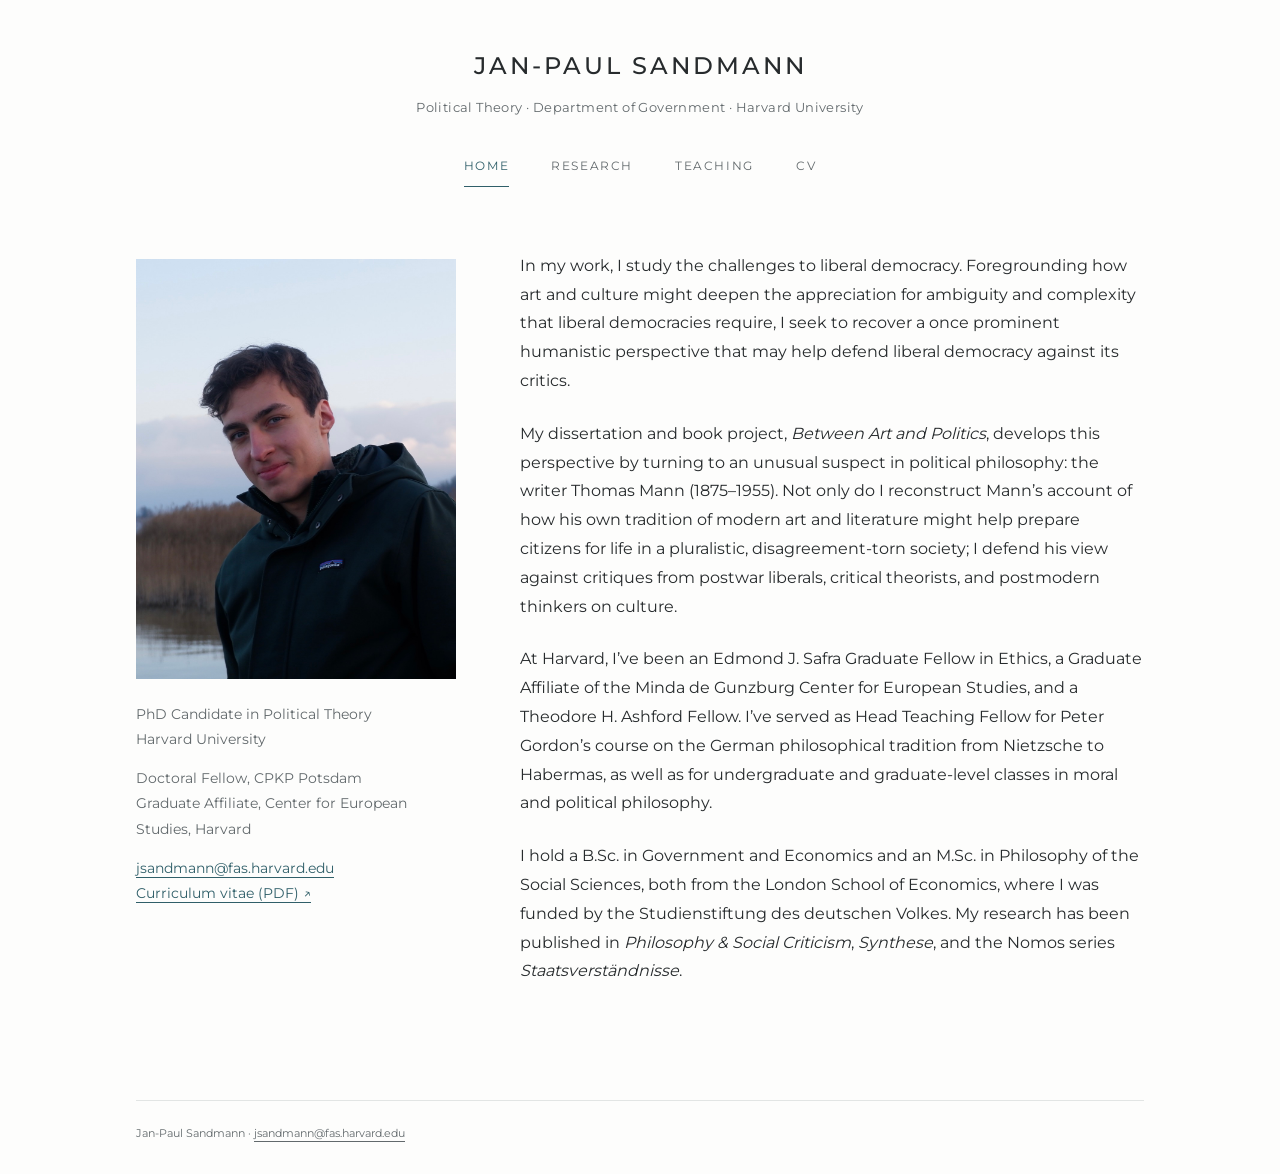
<file: index.html>
<!doctype html>
<html lang="en"><head><meta charset="utf-8"><meta name="viewport" content="width=device-width,initial-scale=1"><title>Home | Jan-Paul Sandmann</title><meta name="description" content="Jan-Paul Sandmann is a PhD candidate in political theory at Harvard University, working on liberalism, German social thought, and aesthetic theory."><link rel="stylesheet" href="styles.css?v=44df9236b802"><script type="application/ld+json">{"@context": "https://schema.org", "@type": "Person", "name": "Jan-Paul Sandmann", "jobTitle": "PhD Candidate in Political Theory", "affiliation": {"@type": "Organization", "name": "Harvard University"}, "email": "jsandmann@fas.harvard.edu", "knowsAbout": ["Liberalism and its Critics", "German Social Thought", "Aesthetic Theory"]}</script><!-- Created using GaryKing.org/mysite; discovery enabled. No tracking. --></head><body><a class="skip" href="#main">Skip to content</a><header class="site-header"><a class="brand" href="index.html">Jan-Paul Sandmann</a><p class="subtitle">Political Theory · Department of Government · Harvard University</p><nav aria-label="Main navigation"><a href="index.html" aria-current="page">Home</a><a href="research.html">Research</a><a href="teaching.html">Teaching</a><a href="cv.html">CV</a></nav></header><main id="main" class="home"><div class="home-layout"><aside><img class="portrait" src="assets/jan-paul-sandmann.jpg" alt="Jan-Paul Sandmann" width="320" height="420"><div class="profile-details"><p>PhD Candidate in Political Theory<br>Harvard University</p><p>Doctoral Fellow, CPKP Potsdam<br>Graduate Affiliate, Center for European Studies, Harvard</p><p><a href="mailto:jsandmann@fas.harvard.edu">jsandmann@fas.harvard.edu</a><br><a href="assets/sandmann-cv.pdf">Curriculum vitae (PDF) ↗</a></p></div></aside><section class="bio" aria-label="Biography"><p class="lead">In my work, I study the challenges to liberal democracy. Foregrounding how art and culture might deepen the appreciation for ambiguity and complexity that liberal democracies require, I seek to recover a once prominent humanistic perspective that may help defend liberal democracy against its critics.</p><p>My dissertation and book project, <em>Between Art and Politics</em>, develops this perspective by turning to an unusual suspect in political philosophy: the writer Thomas Mann (1875–1955). Not only do I reconstruct Mann’s account of how his own tradition of modern art and literature might help prepare citizens for life in a pluralistic, disagreement-torn society; I defend his view against critiques from postwar liberals, critical theorists, and postmodern thinkers on culture.</p><p>At Harvard, I’ve been an Edmond J. Safra Graduate Fellow in Ethics, a Graduate Affiliate of the Minda de Gunzburg Center for European Studies, and a Theodore H. Ashford Fellow. I’ve served as Head Teaching Fellow for Peter Gordon’s course on the German philosophical tradition from Nietzsche to Habermas, as well as for undergraduate and graduate-level classes in moral and political philosophy.</p><p>I hold a B.Sc. in Government and Economics and an M.Sc. in Philosophy of the Social Sciences, both from the London School of Economics, where I was funded by the Studienstiftung des deutschen Volkes. My research has been published in <em>Philosophy &amp; Social Criticism</em>, <em>Synthese</em>, and the Nomos series <em>Staatsverständnisse</em>.</p></section></div></main><footer><span>Jan-Paul Sandmann · <a href="mailto:jsandmann@fas.harvard.edu">jsandmann@fas.harvard.edu</a></span></footer></body></html>
</file>
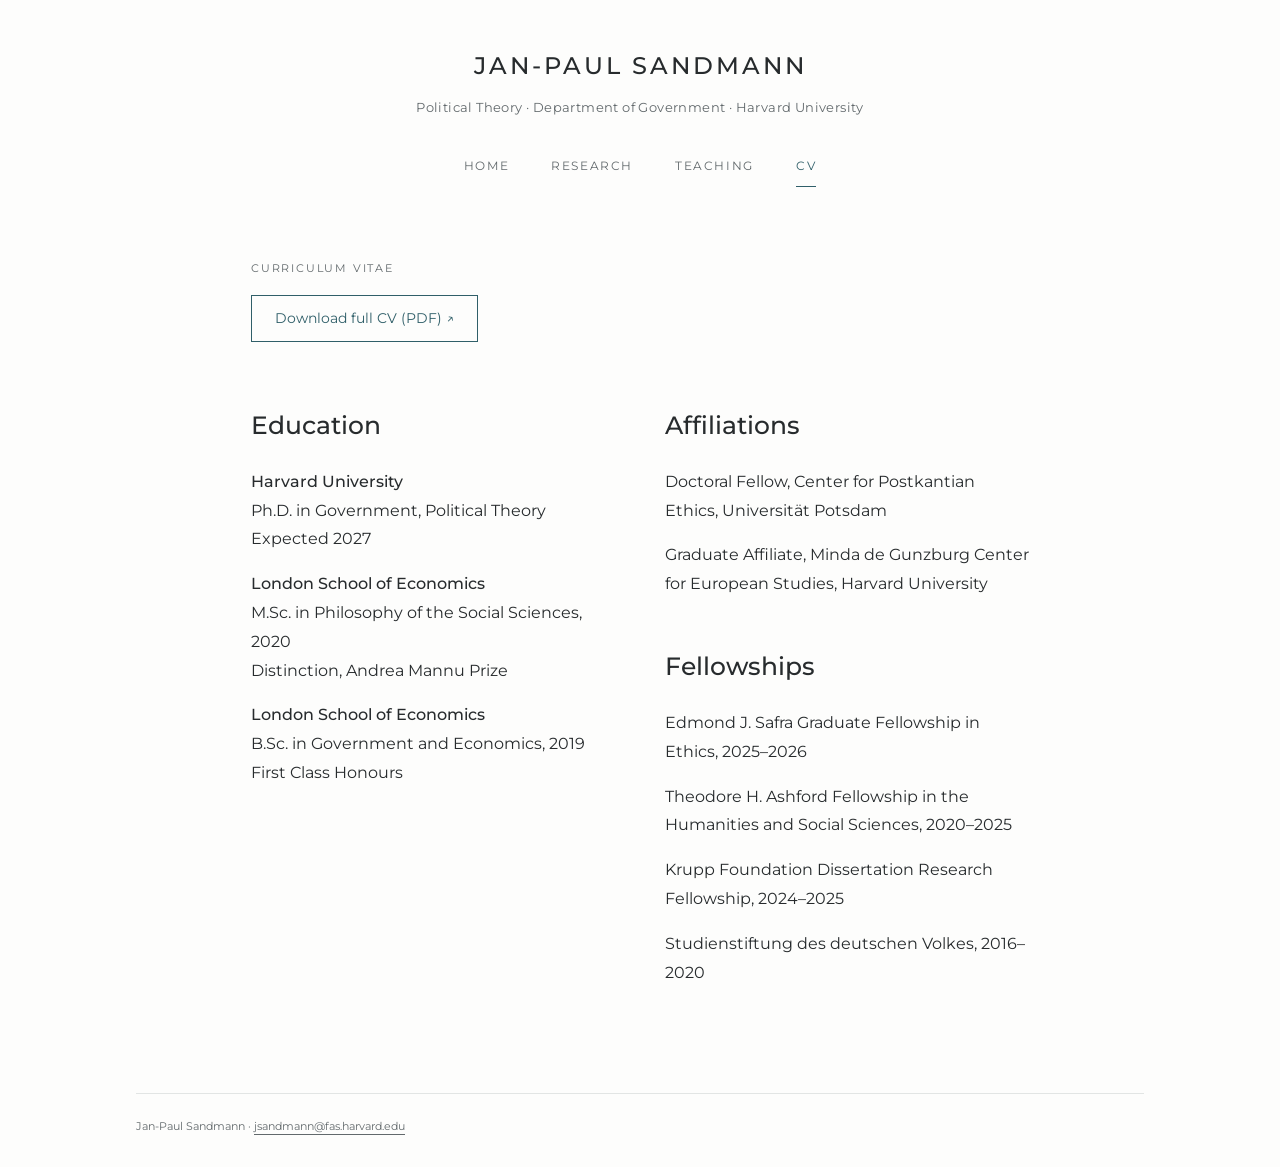
<file: cv.html>
<!doctype html>
<html lang="en"><head><meta charset="utf-8"><meta name="viewport" content="width=device-width,initial-scale=1"><title>Curriculum vitae | Jan-Paul Sandmann</title><meta name="description" content="Jan-Paul Sandmann is a PhD candidate in political theory at Harvard University, working on liberalism, German social thought, and aesthetic theory."><link rel="stylesheet" href="styles.css?v=44df9236b802"><script type="application/ld+json">{"@context": "https://schema.org", "@type": "Person", "name": "Jan-Paul Sandmann", "jobTitle": "PhD Candidate in Political Theory", "affiliation": {"@type": "Organization", "name": "Harvard University"}, "email": "jsandmann@fas.harvard.edu", "knowsAbout": ["Liberalism and its Critics", "German Social Thought", "Aesthetic Theory"]}</script><!-- Created using GaryKing.org/mysite; discovery enabled. No tracking. --></head><body><a class="skip" href="#main">Skip to content</a><header class="site-header"><a class="brand" href="index.html">Jan-Paul Sandmann</a><p class="subtitle">Political Theory · Department of Government · Harvard University</p><nav aria-label="Main navigation"><a href="index.html">Home</a><a href="research.html">Research</a><a href="teaching.html">Teaching</a><a href="cv.html" aria-current="page">CV</a></nav></header><main id="main" class="text-page"><p class="eyebrow">Curriculum vitae</p><p><a class="download" href="assets/sandmann-cv.pdf">Download full CV (PDF) ↗</a></p><div class="cv-grid"><section><h2>Education</h2><p><strong>Harvard University</strong><br>Ph.D. in Government, Political Theory<br>Expected 2027</p><p><strong>London School of Economics</strong><br>M.Sc. in Philosophy of the Social Sciences, 2020<br>Distinction, Andrea Mannu Prize</p><p><strong>London School of Economics</strong><br>B.Sc. in Government and Economics, 2019<br>First Class Honours</p></section><section><h2>Affiliations</h2><p>Doctoral Fellow, Center for Postkantian Ethics, Universität Potsdam</p><p>Graduate Affiliate, Minda de Gunzburg Center for European Studies, Harvard University</p><h2>Fellowships</h2><p>Edmond J. Safra Graduate Fellowship in Ethics, 2025–2026</p><p>Theodore H. Ashford Fellowship in the Humanities and Social Sciences, 2020–2025</p><p>Krupp Foundation Dissertation Research Fellowship, 2024–2025</p><p>Studienstiftung des deutschen Volkes, 2016–2020</p></section></div></main><footer><span>Jan-Paul Sandmann · <a href="mailto:jsandmann@fas.harvard.edu">jsandmann@fas.harvard.edu</a></span></footer></body></html>
</file>
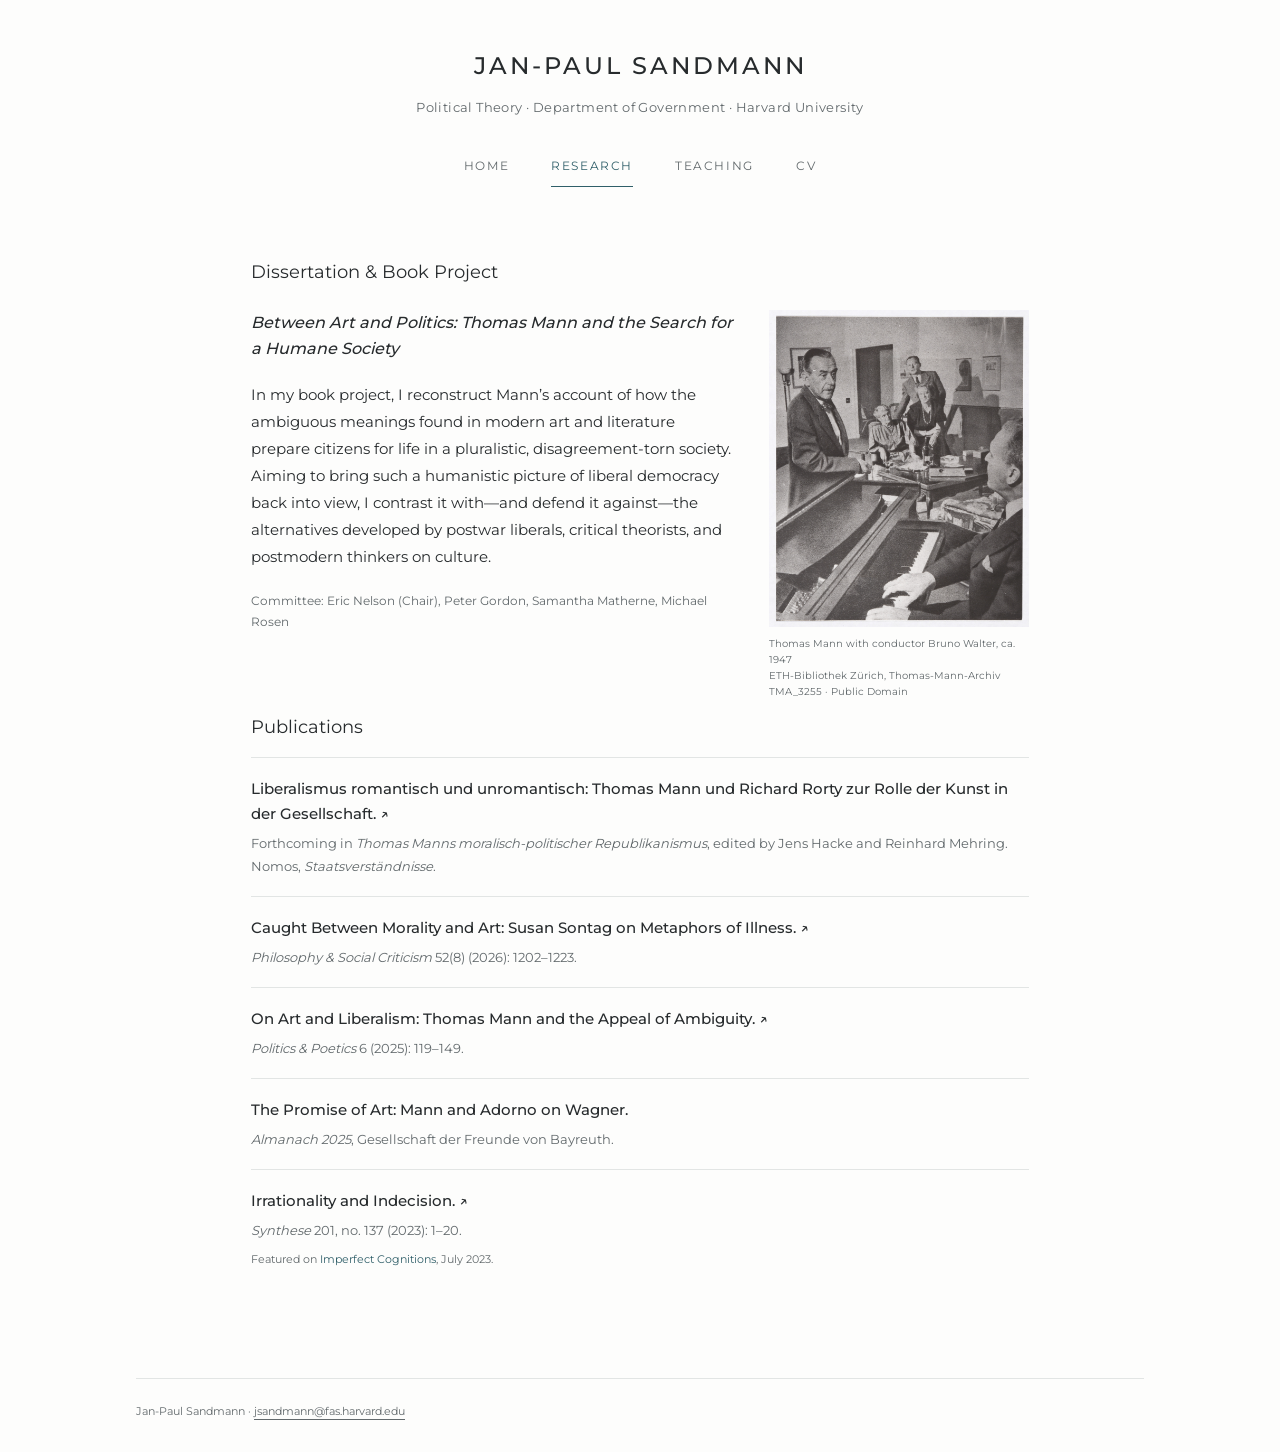
<file: research.html>
<!doctype html>
<html lang="en"><head><meta charset="utf-8"><meta name="viewport" content="width=device-width,initial-scale=1"><title>Research | Jan-Paul Sandmann</title><meta name="description" content="Jan-Paul Sandmann is a PhD candidate in political theory at Harvard University, working on liberalism, German social thought, and aesthetic theory."><link rel="stylesheet" href="styles.css?v=44df9236b802"><script type="application/ld+json">{"@context": "https://schema.org", "@type": "Person", "name": "Jan-Paul Sandmann", "jobTitle": "PhD Candidate in Political Theory", "affiliation": {"@type": "Organization", "name": "Harvard University"}, "email": "jsandmann@fas.harvard.edu", "knowsAbout": ["Liberalism and its Critics", "German Social Thought", "Aesthetic Theory"]}</script><!-- Created using GaryKing.org/mysite; discovery enabled. No tracking. --><!-- Publication retry: approved revision, 2026-11-04. --></head><body><a class="skip" href="#main">Skip to content</a><header class="site-header"><a class="brand" href="index.html">Jan-Paul Sandmann</a><p class="subtitle">Political Theory · Department of Government · Harvard University</p><nav aria-label="Main navigation"><a href="index.html">Home</a><a href="research.html" aria-current="page">Research</a><a href="teaching.html">Teaching</a><a href="cv.html">CV</a></nav></header><main id="main" class="text-page research-page"><h1 class="research-heading">Dissertation &amp; Book Project</h1><div class="project-layout"><div><h2 class="project-title"><em>Between Art and Politics: Thomas Mann and the Search for a Humane Society</em></h2><p class="intro">In my book project, I reconstruct Mann’s account of how the ambiguous meanings found in modern art and literature prepare citizens for life in a pluralistic, disagreement-torn society. Aiming to bring such a humanistic picture of liberal democracy back into view, I contrast it with—and defend it against—the alternatives developed by postwar liberals, critical theorists, and postmodern thinkers on culture.</p><p class="interests">Committee: Eric Nelson (Chair), Peter Gordon, Samantha Matherne, Michael Rosen</p></div><figure class="project-photo"><img src="assets/thomas-mann-bruno-walter.jpg" alt="Thomas Mann with Bruno Walter at the piano, with Katia Mann, Lotte Walter, and Klaus Mann in the background" width="985" height="1200"><figcaption>Thomas Mann with conductor Bruno Walter, ca. 1947<br><a href="https://tma.e-pics.ethz.ch/#main-search-text=TMA_3255&amp;main-search-mode=and&amp;detail-asset=1b3ca98d-d135-4f0e-9419-9ce3b6adbf49">ETH-Bibliothek Zürich, Thomas-Mann-Archiv</a><br>TMA_3255 · Public Domain</figcaption></figure></div><h2>Publications</h2><article class="paper"><h3><a href="https://www.nomos-shop.de/en/p/thomas-manns-moralisch-politischer-republikanismus-gr-978-3-7560-2821-4">Liberalismus romantisch und unromantisch: Thomas Mann und Richard Rorty zur Rolle der Kunst in der Gesellschaft. ↗</a></h3><p>Forthcoming in <em>Thomas Manns moralisch-politischer Republikanismus</em>, edited by Jens Hacke and Reinhard Mehring. Nomos, <em>Staatsverständnisse</em>.</p></article><article class="paper"><h3><a href="https://journals.sagepub.com/doi/epub/10.1177/01914537251377668">Caught Between Morality and Art: Susan Sontag on Metaphors of Illness. ↗</a></h3><p><em>Philosophy &amp; Social Criticism</em> 52(8) (2026): 1202–1223.</p></article><article class="paper"><h3><a href="https://www.politicsandpoetics.co.uk/_files/ugd/4ebe61_0c27e601c21b4a57801cbb69fd6d1d65.pdf">On Art and Liberalism: Thomas Mann and the Appeal of Ambiguity. ↗</a></h3><p><em>Politics &amp; Poetics</em> 6 (2025): 119–149.</p></article><article class="paper"><h3>The Promise of Art: Mann and Adorno on Wagner.</h3><p><em>Almanach 2025</em>, Gesellschaft der Freunde von Bayreuth.</p></article><article class="paper"><h3><a href="https://doi.org/10.1007/s11229-023-04107-4">Irrationality and Indecision. ↗</a></h3><p><em>Synthese</em> 201, no. 137 (2023): 1–20.</p><p class="note">Featured on <a href="https://imperfectcognitions.blogspot.com/2023/07/irrationality-and-indecision.html">Imperfect Cognitions</a>, July 2023.</p></article></main><footer><span>Jan-Paul Sandmann · <a href="mailto:jsandmann@fas.harvard.edu">jsandmann@fas.harvard.edu</a></span></footer></body></html>
</file>
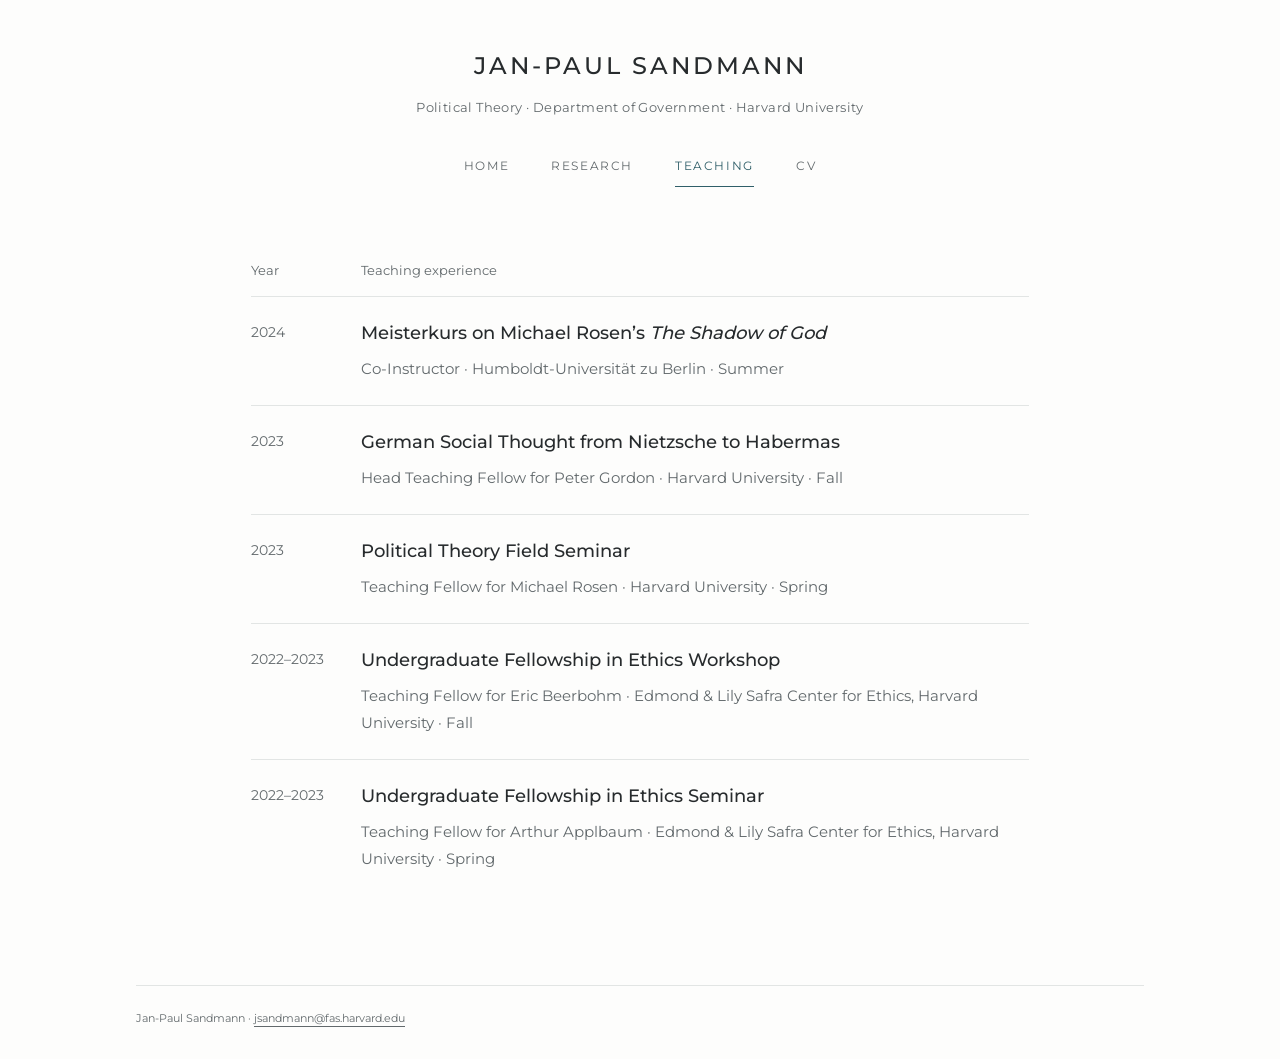
<file: teaching.html>
<!doctype html>
<html lang="en"><head><meta charset="utf-8"><meta name="viewport" content="width=device-width,initial-scale=1"><title>Teaching | Jan-Paul Sandmann</title><meta name="description" content="Jan-Paul Sandmann is a PhD candidate in political theory at Harvard University, working on liberalism, German social thought, and aesthetic theory."><link rel="stylesheet" href="styles.css?v=44df9236b802"><script type="application/ld+json">{"@context": "https://schema.org", "@type": "Person", "name": "Jan-Paul Sandmann", "jobTitle": "PhD Candidate in Political Theory", "affiliation": {"@type": "Organization", "name": "Harvard University"}, "email": "jsandmann@fas.harvard.edu", "knowsAbout": ["Liberalism and its Critics", "German Social Thought", "Aesthetic Theory"]}</script><!-- Created using GaryKing.org/mysite; discovery enabled. No tracking. --></head><body><a class="skip" href="#main">Skip to content</a><header class="site-header"><a class="brand" href="index.html">Jan-Paul Sandmann</a><p class="subtitle">Political Theory · Department of Government · Harvard University</p><nav aria-label="Main navigation"><a href="index.html">Home</a><a href="research.html">Research</a><a href="teaching.html" aria-current="page">Teaching</a><a href="cv.html">CV</a></nav></header><main id="main" class="text-page"><table class="teaching-table" aria-label="Teaching experience"><thead><tr><th scope="col">Year</th><th scope="col">Teaching experience</th></tr></thead><tbody><tr><td>2024</td><td><h2>Meisterkurs on Michael Rosen’s <em>The Shadow of God</em></h2><p>Co-Instructor · Humboldt-Universität zu Berlin · Summer</p></td></tr><tr><td>2023</td><td><h2>German Social Thought from Nietzsche to Habermas</h2><p>Head Teaching Fellow for Peter Gordon · Harvard University · Fall</p></td></tr><tr><td>2023</td><td><h2>Political Theory Field Seminar</h2><p>Teaching Fellow for Michael Rosen · Harvard University · Spring</p></td></tr><tr><td>2022–2023</td><td><h2>Undergraduate Fellowship in Ethics Workshop</h2><p>Teaching Fellow for Eric Beerbohm · Edmond &amp; Lily Safra Center for Ethics, Harvard University · Fall</p></td></tr><tr><td>2022–2023</td><td><h2>Undergraduate Fellowship in Ethics Seminar</h2><p>Teaching Fellow for Arthur Applbaum · Edmond &amp; Lily Safra Center for Ethics, Harvard University · Spring</p></td></tr></tbody></table></main><footer><span>Jan-Paul Sandmann · <a href="mailto:jsandmann@fas.harvard.edu">jsandmann@fas.harvard.edu</a></span></footer></body></html>
</file>
<file: styles.css>
@font-face{font-family:Montserrat;font-style:normal;font-weight:400;font-display:swap;src:url('assets/montserrat-regular.ttf') format('truetype')}
@font-face{font-family:Montserrat;font-style:normal;font-weight:500;font-display:swap;src:url('assets/montserrat-medium.ttf') format('truetype')}
:root{--ink:#272b2d;--muted:#62696c;--accent:#305f69;--line:#e2e5e4}*{box-sizing:border-box}html{scroll-behavior:smooth}body{margin:0;background:#fdfdfc;color:var(--ink);font:18px/1.8 'Montserrat',Arial,sans-serif}a{color:var(--accent);text-decoration-thickness:1px;text-underline-offset:4px}a:hover{color:#152f36}a:focus-visible{outline:2px solid var(--accent);outline-offset:5px}.skip{position:absolute;left:20px;top:-80px;background:white;padding:8px}.skip:focus{top:10px}.site-header{text-align:center;padding:49px 24px 0}.brand{font:500 24px/1.4 'Montserrat',Arial,sans-serif;letter-spacing:3px;text-transform:uppercase;color:var(--ink);text-decoration:none}.subtitle{font:13px/1.7 'Montserrat',Arial,sans-serif;color:var(--muted);margin:12px 0 0;letter-spacing:.4px}nav{display:flex;justify-content:center;gap:42px;margin-top:36px}nav a{font:12px/2 'Montserrat',Arial,sans-serif;letter-spacing:1.6px;text-transform:uppercase;text-decoration:none;color:var(--muted);padding-bottom:8px;border-bottom:1px solid transparent}nav a[aria-current]{color:var(--accent);border-color:var(--accent)}main{max-width:1080px;margin:72px auto 90px;padding:0 36px}.home-layout{display:grid;grid-template-columns:320px minmax(0,1fr);gap:64px}.portrait{display:block;width:100%;height:420px;object-fit:cover;object-position:center 28%}.profile-details{font:14px/1.8 'Montserrat',Arial,sans-serif;color:var(--muted);padding-top:23px}.profile-details p{margin:0 0 14px}.profile-details a{font-size:14px}.bio p{margin:0 0 24px}.bio .lead{font-size:22px;line-height:1.65;margin-top:-7px;color:#263f45}.eyebrow{font:11px/1.8 'Montserrat',Arial,sans-serif;text-transform:uppercase;letter-spacing:1.8px;color:var(--muted)}h1{font-weight:normal;font-size:36px;line-height:1.3;margin:0 0 30px}h2{font-size:25px;font-weight:normal;margin:45px 0 20px}h3{font-size:21px;font-weight:normal;line-height:1.5;margin:0 0 8px}.text-page{max-width:850px}.intro{max-width:730px}.interests{font:14px/1.8 'Montserrat',Arial,sans-serif;color:var(--muted);margin:22px 0 38px}.paper{padding:23px 0;border-top:1px solid var(--line)}.paper p{margin:0;color:var(--muted);font-size:16px}.paper .note{font-size:14px;margin-top:8px}.paper a{text-decoration:none}.paper a:hover{text-decoration:underline}.course{display:grid;grid-template-columns:100px 1fr;gap:25px;padding:25px 0;border-top:1px solid var(--line)}.course time{font:13px/1.7 'Montserrat',Arial,sans-serif;color:var(--muted)}.course p{font-size:16px;color:var(--muted);margin:0}.download{display:inline-block;border:1px solid var(--accent);padding:10px 23px;text-decoration:none;font:14px/1.8 'Montserrat',Arial,sans-serif}.download:hover{background:#edf2f2}.cv-grid{display:grid;grid-template-columns:1fr 1fr;gap:50px}.cv-grid p{font-size:16px}footer{max-width:1008px;margin:0 auto;padding:23px 0 30px;border-top:1px solid var(--line);display:flex;justify-content:space-between;gap:20px;font:11px/1.8 'Montserrat',Arial,sans-serif;color:var(--muted)}footer a{color:var(--muted)}@media(max-width:800px){main{margin-top:48px;padding:0 25px}.home-layout{grid-template-columns:240px 1fr;gap:32px}.portrait{height:330px}.bio .lead{font-size:20px}body{font-size:17px}footer{margin:0 25px}}@media(max-width:600px){.site-header{padding-top:32px}.brand{font-size:20px;letter-spacing:2px}.subtitle{font-size:12px}nav{gap:27px;margin-top:25px}.home-layout{display:flex;flex-direction:column;gap:32px}.portrait{width:100%;height:auto;max-height:440px;object-fit:cover;object-position:center 28%;aspect-ratio:4/5}.profile-details{padding-top:18px}.bio .lead{margin-top:0}.cv-grid{grid-template-columns:1fr;gap:0}.course{grid-template-columns:75px 1fr;gap:15px}footer{flex-direction:column;gap:8px}h1{font-size:30px}}

.bio .lead{font-size:inherit;line-height:inherit;color:inherit}.research-heading{font-size:22px;line-height:1.5;margin:0 0 24px}.teaching-table{width:100%;border-collapse:collapse;text-align:left}.teaching-table th{font-size:13px;font-weight:normal;color:var(--muted);padding:0 0 14px}.teaching-table td{border-top:1px solid var(--line);padding:23px 0;vertical-align:top}.teaching-table td:first-child{width:110px;font-size:14px;color:var(--muted);padding-right:20px}.teaching-table h2{font-size:18px;line-height:1.5;margin:0 0 8px}.teaching-table p{font-size:15px;color:var(--muted);margin:0}@media(max-width:600px){.teaching-table td:first-child{width:78px;padding-right:12px}.teaching-table h2{font-size:17px}}

/* Research: compact typography and a quiet, consistent hierarchy. */
.research-page{font-size:15px;line-height:1.8}.research-page .research-heading,.research-page>h2{font-size:18px;font-weight:400;line-height:1.5}.research-page .research-heading{margin:0 0 24px}.project-layout{display:grid;grid-template-columns:minmax(0,1fr) 260px;gap:36px;align-items:start}.research-page .project-title{font-size:16px;line-height:1.65;margin:0 0 18px}.research-page .intro{margin:0 0 20px}.research-page .interests{font-size:12px;line-height:1.8;margin:0}.project-photo{margin:0}.project-photo img{display:block;width:100%;height:auto}.project-photo figcaption{font-size:10px;line-height:1.6;color:var(--muted);margin-top:9px}.project-photo figcaption a{color:inherit;text-decoration:none}.project-photo figcaption a:hover{text-decoration:underline}.research-page>h2{margin:14px 0 16px}.research-page .paper{padding:18px 0}.research-page .paper h3{font-size:15px;line-height:1.7;margin:0 0 5px}.research-page .paper p{font-size:13px;line-height:1.8}.research-page .paper .note{font-size:11px}.research-page .paper a{color:inherit}.research-page .paper .note a{color:var(--accent)}@media(max-width:600px){.project-layout{grid-template-columns:1fr;gap:24px}.project-photo{max-width:300px}.research-page{font-size:15px}}

body{font-size:16px;line-height:1.8}h1,h2,h3{font-weight:500}.bio .lead{font-size:inherit;line-height:inherit}.cv-grid strong{font-weight:500}@media(max-width:800px){body{font-size:16px}}
</file>
